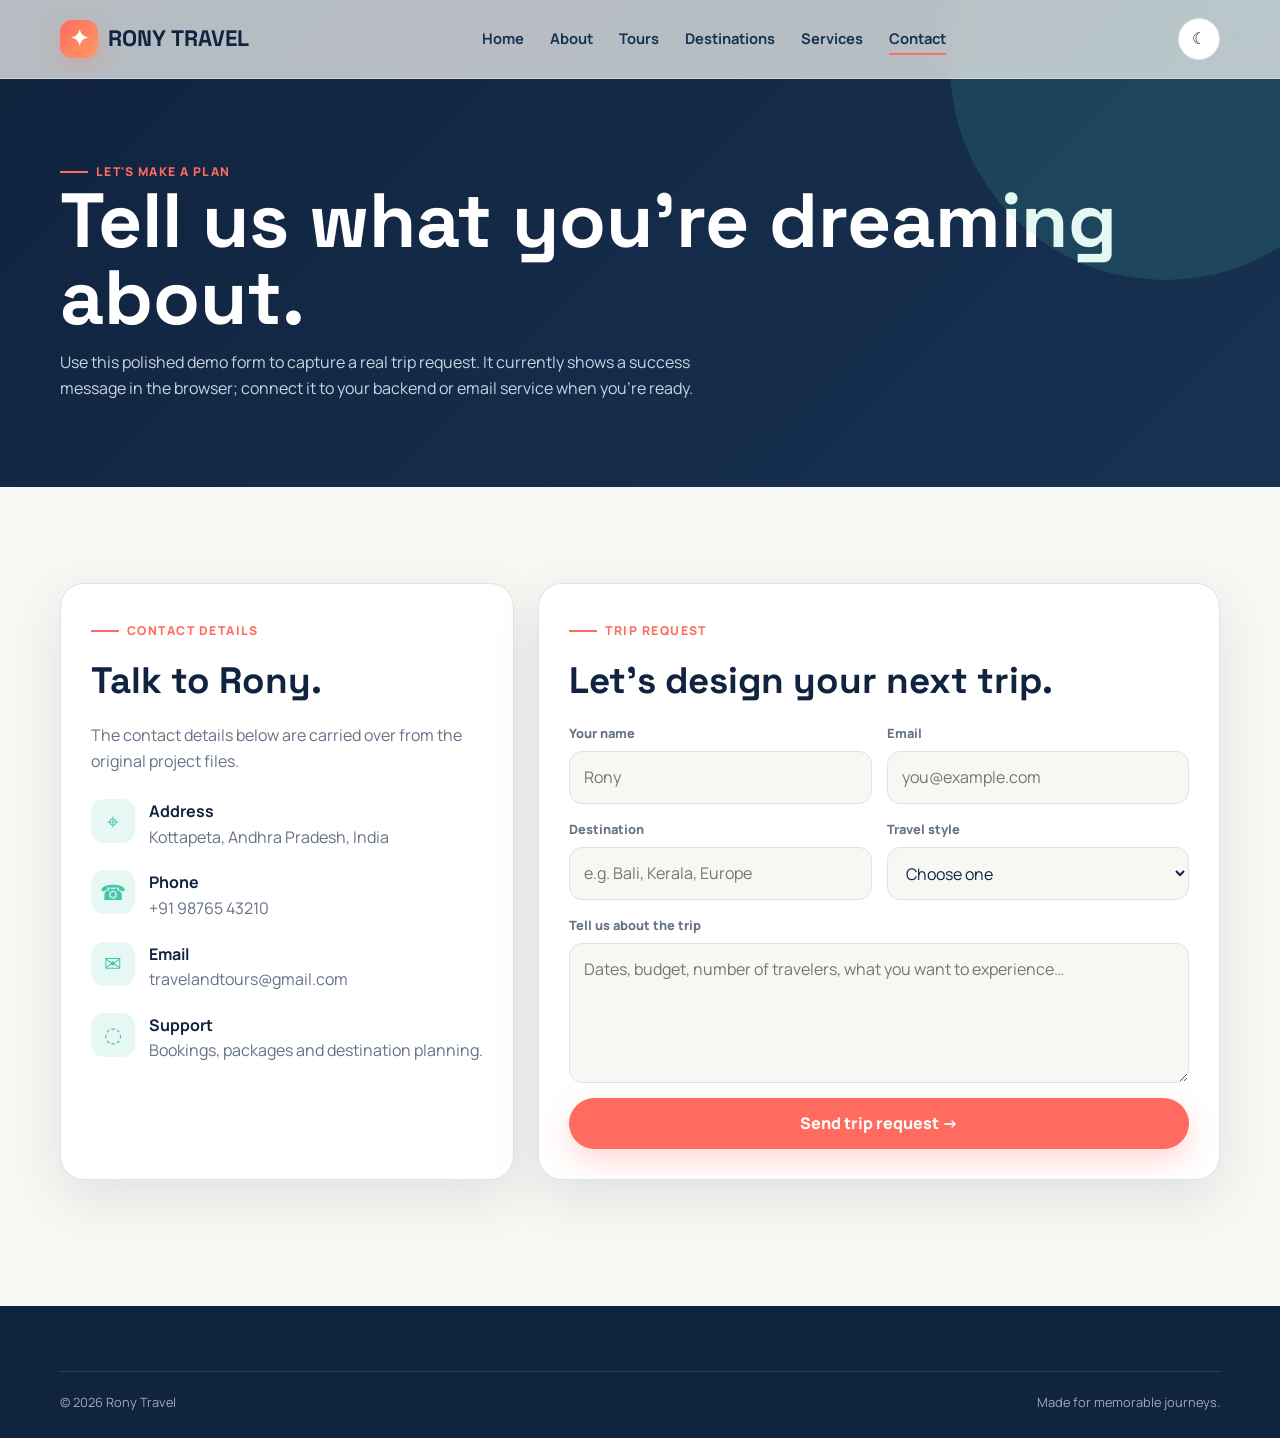
<file: contact.html>
<!doctype html><html lang="en"><head><meta charset="utf-8"><meta name="viewport" content="width=device-width,initial-scale=1"><title>Contact — Rony Travel</title><link rel="icon" href="assets/favicon.svg"><link rel="stylesheet" href="assets/styles.css"></head><body><header class="navbar"><div class="container nav-inner"><a class="brand" href="index.html"><span class="brand-mark">✦</span> RONY TRAVEL</a><nav><ul class="nav-links"><li><a href="index.html">Home</a></li><li><a href="about.html">About</a></li><li><a href="tours.html">Tours</a></li><li><a href="destinations.html">Destinations</a></li><li><a href="services.html">Services</a></li><li><a href="contact.html">Contact</a></li></ul></nav><div class="nav-actions"><button class="icon-btn theme-toggle">☾</button><button class="menu-btn">☰</button></div></div></header><main><section class="page-hero"><div class="container reveal"><span class="eyebrow">Let's make a plan</span><h1>Tell us what you're dreaming about.</h1><p>Use this polished demo form to capture a real trip request. It currently shows a success message in the browser; connect it to your backend or email service when you're ready.</p></div></section><section class="section"><div class="container contact-grid"><div class="card contact-panel reveal"><span class="eyebrow">Contact details</span><h2 style="font-family:'Space Grotesk';font-size:2.3rem;margin:12px 0">Talk to Rony.</h2><p style="color:var(--muted)">The contact details below are carried over from the original project files.</p><div class="contact-list"><div class="contact-row"><div class="feature-icon">⌖</div><div><strong>Address</strong><p style="color:var(--muted)">Kottapeta, Andhra Pradesh, India</p></div></div><div class="contact-row"><div class="feature-icon">☎</div><div><strong>Phone</strong><p style="color:var(--muted)">+91 98765 43210</p></div></div><div class="contact-row"><div class="feature-icon">✉</div><div><strong>Email</strong><p style="color:var(--muted)">travelandtours@gmail.com</p></div></div><div class="contact-row"><div class="feature-icon">◌</div><div><strong>Support</strong><p style="color:var(--muted)">Bookings, packages and destination planning.</p></div></div></div></div><div class="card contact-panel reveal"><span class="eyebrow">Trip request</span><h2 style="font-family:'Space Grotesk';font-size:2.3rem;margin:12px 0">Let's design your next trip.</h2><form data-demo-form><div class="form-grid"><div class="field"><label>Your name</label><input required placeholder="Rony"></div><div class="field"><label>Email</label><input required type="email" placeholder="you@example.com"></div><div class="field"><label>Destination</label><input placeholder="e.g. Bali, Kerala, Europe"></div><div class="field"><label>Travel style</label><select><option>Choose one</option><option>Beach</option><option>Adventure</option><option>Family</option><option>Honeymoon</option><option>International</option></select></div><div class="field full"><label>Tell us about the trip</label><textarea placeholder="Dates, budget, number of travelers, what you want to experience…"></textarea></div><div class="field full"><button class="btn btn-primary" type="submit">Send trip request →</button></div></div></form></div></div></section></main><footer class="footer"><div class="container copyright" style="margin-top:0"><span>© 2026 Rony Travel</span><span>Made for memorable journeys.</span></div></footer><div class="toast"></div><script src="assets/script.js"></script></body></html>
</file>
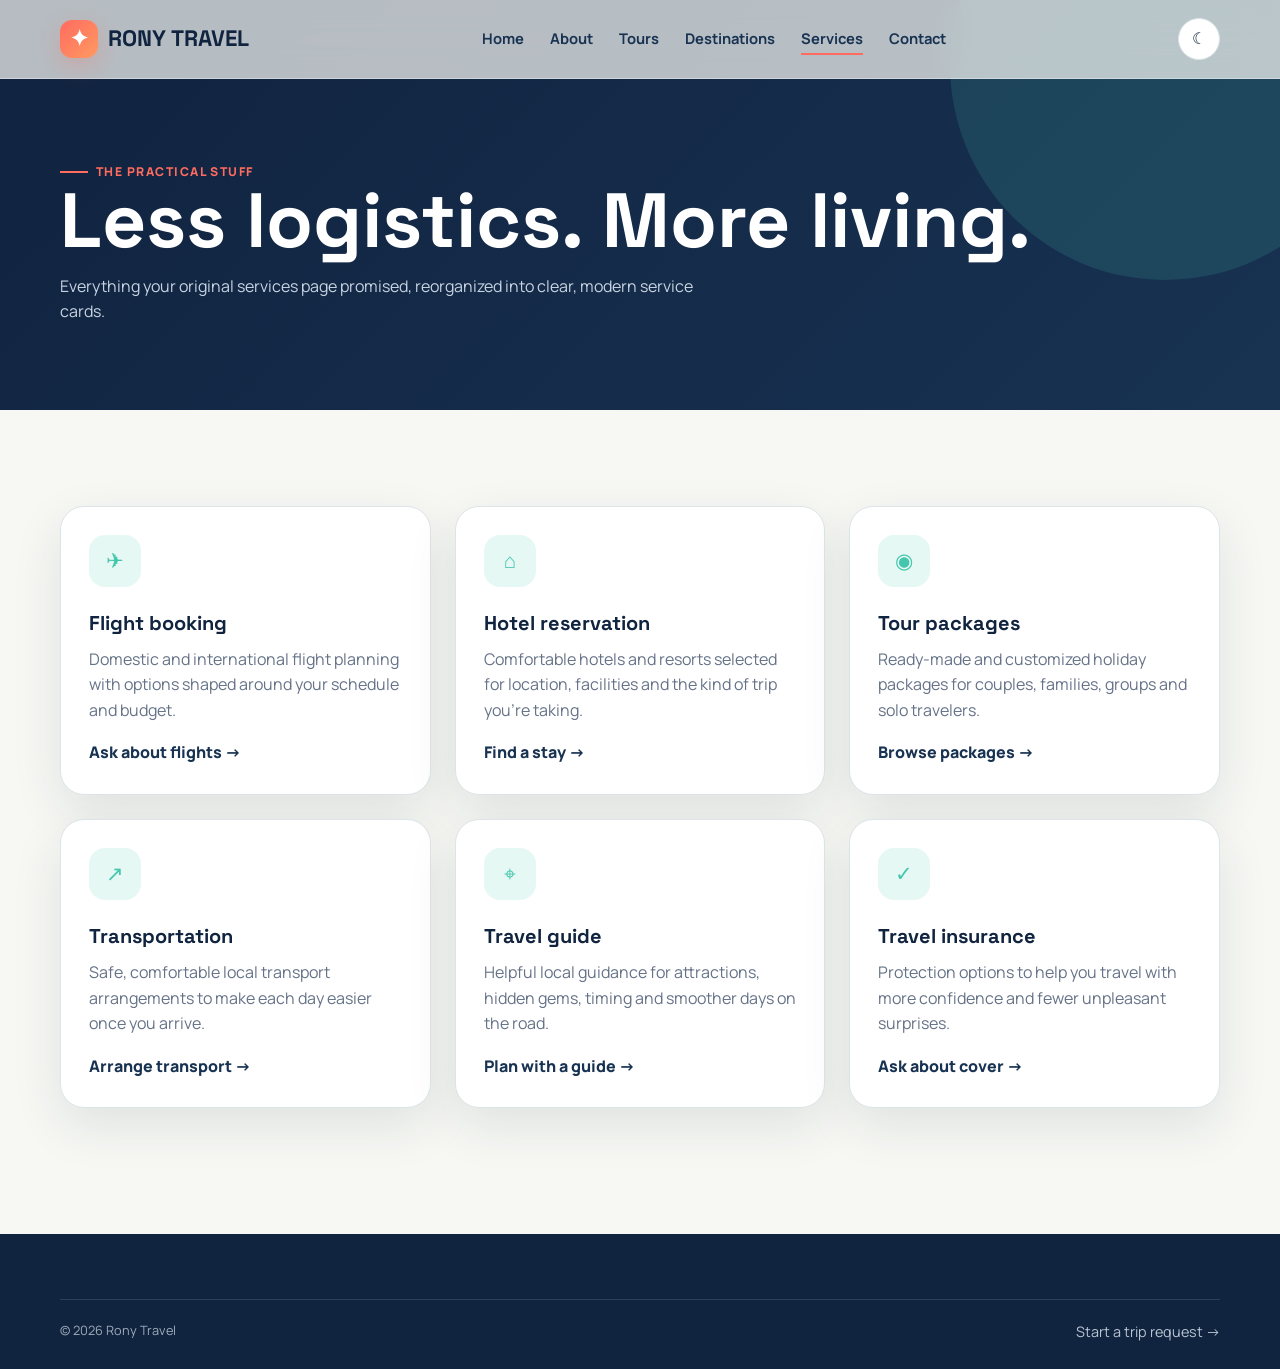
<file: services.html>
<!doctype html><html lang="en"><head><meta charset="utf-8"><meta name="viewport" content="width=device-width,initial-scale=1"><title>Services — Rony Travel</title><link rel="icon" href="assets/favicon.svg"><link rel="stylesheet" href="assets/styles.css"></head><body><header class="navbar"><div class="container nav-inner"><a class="brand" href="index.html"><span class="brand-mark">✦</span> RONY TRAVEL</a><nav><ul class="nav-links"><li><a href="index.html">Home</a></li><li><a href="about.html">About</a></li><li><a href="tours.html">Tours</a></li><li><a href="destinations.html">Destinations</a></li><li><a href="services.html">Services</a></li><li><a href="contact.html">Contact</a></li></ul></nav><div class="nav-actions"><button class="icon-btn theme-toggle">☾</button><button class="menu-btn">☰</button></div></div></header><main><section class="page-hero"><div class="container reveal"><span class="eyebrow">The practical stuff</span><h1>Less logistics. More living.</h1><p>Everything your original services page promised, reorganized into clear, modern service cards.</p></div></section><section class="section"><div class="container"><div class="grid-3"><article class="card feature-card reveal"><div class="feature-icon">✈</div><h3>Flight booking</h3><p>Domestic and international flight planning with options shaped around your schedule and budget.</p><a class="card-link" href="contact.html">Ask about flights →</a></article><article class="card feature-card reveal"><div class="feature-icon">⌂</div><h3>Hotel reservation</h3><p>Comfortable hotels and resorts selected for location, facilities and the kind of trip you're taking.</p><a class="card-link" href="contact.html">Find a stay →</a></article><article class="card feature-card reveal"><div class="feature-icon">◉</div><h3>Tour packages</h3><p>Ready-made and customized holiday packages for couples, families, groups and solo travelers.</p><a class="card-link" href="tours.html">Browse packages →</a></article><article class="card feature-card reveal"><div class="feature-icon">↗</div><h3>Transportation</h3><p>Safe, comfortable local transport arrangements to make each day easier once you arrive.</p><a class="card-link" href="contact.html">Arrange transport →</a></article><article class="card feature-card reveal"><div class="feature-icon">⌖</div><h3>Travel guide</h3><p>Helpful local guidance for attractions, hidden gems, timing and smoother days on the road.</p><a class="card-link" href="contact.html">Plan with a guide →</a></article><article class="card feature-card reveal"><div class="feature-icon">✓</div><h3>Travel insurance</h3><p>Protection options to help you travel with more confidence and fewer unpleasant surprises.</p><a class="card-link" href="contact.html">Ask about cover →</a></article></div></div></section></main><footer class="footer"><div class="container copyright" style="margin-top:0"><span>© 2026 Rony Travel</span><a href="contact.html">Start a trip request →</a></div></footer><script src="assets/script.js"></script></body></html>
</file>
<file: assets/styles.css>
@import url('https://fonts.googleapis.com/css2?family=Manrope:wght@400;500;600;700;800&family=Space+Grotesk:wght@400;500;600;700&display=swap');

:root{
  --ink:#10233f; --ink-2:#183252; --paper:#f7f8f4; --card:#ffffff;
  --accent:#ff6b5f; --accent-2:#ff9a62; --mint:#43c6ac; --line:#dce4e8;
  --muted:#657287; --shadow:0 18px 50px rgba(16,35,63,.10); --radius:24px;
}
[data-theme="dark"]{--ink:#f5f8ff;--ink-2:#dce8f7;--paper:#0c1727;--card:#12233a;--line:#263a53;--muted:#a7b6c8;--shadow:0 18px 50px rgba(0,0,0,.28)}
*{box-sizing:border-box;margin:0;padding:0}
html{scroll-behavior:smooth}
body{font-family:'Manrope',sans-serif;background:var(--paper);color:var(--ink);line-height:1.6;overflow-x:hidden}
a{color:inherit;text-decoration:none}img{display:block;max-width:100%}button,input,textarea,select{font:inherit}
.container{width:min(1160px,92%);margin:auto}.section{padding:96px 0}.eyebrow{display:inline-flex;align-items:center;gap:8px;color:var(--accent);font-weight:800;letter-spacing:.12em;text-transform:uppercase;font-size:.76rem}.eyebrow:before{content:'';width:28px;height:2px;background:var(--accent);display:block}.section-head{max-width:720px;margin-bottom:48px}.section-head h2{font-family:'Space Grotesk';font-size:clamp(2rem,4vw,3.5rem);line-height:1.05;margin:12px 0 16px}.section-head p{color:var(--muted);font-size:1.05rem}

.navbar{position:fixed;inset:0 0 auto;z-index:1000;background:rgba(247,248,244,.72);backdrop-filter:blur(18px);border-bottom:1px solid rgba(220,228,232,.65)}
[data-theme="dark"] .navbar{background:rgba(12,23,39,.72)}
.nav-inner{height:78px;display:flex;align-items:center;justify-content:space-between;gap:24px}.brand{font-family:'Space Grotesk';font-weight:700;font-size:1.4rem;display:flex;align-items:center;gap:10px}.brand-mark{width:38px;height:38px;border-radius:12px;background:linear-gradient(135deg,var(--accent),var(--accent-2));display:grid;place-items:center;color:white;box-shadow:0 8px 22px rgba(255,107,95,.25)}
.nav-links{display:flex;gap:26px;list-style:none;align-items:center}.nav-links a{font-weight:700;font-size:.92rem;color:var(--ink-2);position:relative}.nav-links a:after{content:'';position:absolute;left:0;right:100%;bottom:-7px;height:2px;background:var(--accent);transition:.3s}.nav-links a:hover:after,.nav-links a.active:after{right:0}.nav-actions{display:flex;gap:10px;align-items:center}.icon-btn,.menu-btn{border:1px solid var(--line);background:var(--card);color:var(--ink);width:42px;height:42px;border-radius:50%;display:grid;place-items:center;cursor:pointer}.menu-btn{display:none;border-radius:12px}

.hero{min-height:92vh;padding-top:78px;display:grid;place-items:center;position:relative;overflow:hidden}.hero-media{position:absolute;inset:78px 0 0;background:linear-gradient(90deg,rgba(8,20,38,.88),rgba(8,20,38,.38) 55%,rgba(8,20,38,.15)),url('../assets/rony-traveler.jpg') center/cover}.hero-media:after{content:'';position:absolute;inset:0;background:radial-gradient(circle at 70% 30%,rgba(67,198,172,.22),transparent 30%)}.hero-content{position:relative;z-index:2;color:white;padding:90px 0;max-width:900px}.hero h1{font-family:'Space Grotesk';font-size:clamp(3.3rem,8vw,7rem);line-height:.92;letter-spacing:-.06em;max-width:850px}.hero h1 span{color:#ffd0a7}.hero p{font-size:1.15rem;max-width:650px;margin:26px 0 32px;color:#eaf0f5}.hero-actions{display:flex;gap:14px;flex-wrap:wrap}.btn{display:inline-flex;align-items:center;justify-content:center;gap:9px;border:0;border-radius:999px;padding:13px 20px;font-weight:800;cursor:pointer;transition:.25s}.btn-primary{background:var(--accent);color:white;box-shadow:0 12px 30px rgba(255,107,95,.25)}.btn-primary:hover{transform:translateY(-2px);background:#ff5a4e}.btn-light{background:rgba(255,255,255,.12);color:white;border:1px solid rgba(255,255,255,.35);backdrop-filter:blur(10px)}.btn-light:hover{background:rgba(255,255,255,.2)}.hero-badges{display:flex;gap:28px;flex-wrap:wrap;margin-top:48px}.hero-badge strong{display:block;font-family:'Space Grotesk';font-size:1.35rem}.hero-badge span{color:#cbd7e2;font-size:.85rem}

.ticker{background:var(--ink);color:white;padding:13px 0;overflow:hidden}.ticker-track{display:flex;gap:42px;white-space:nowrap;animation:scroll 28s linear infinite;font-weight:700;font-size:.86rem;letter-spacing:.04em}.ticker-track span{display:inline-flex;align-items:center;gap:14px}.ticker-track i{color:var(--accent)}@keyframes scroll{to{transform:translateX(-50%)}}

.grid-3{display:grid;grid-template-columns:repeat(3,1fr);gap:24px}.grid-4{display:grid;grid-template-columns:repeat(4,1fr);gap:20px}.card{background:var(--card);border:1px solid var(--line);border-radius:var(--radius);box-shadow:var(--shadow);overflow:hidden}.feature-card{padding:28px;transition:.3s}.feature-card:hover,.tour-card:hover,.dest-card:hover{transform:translateY(-7px)}.feature-icon{width:52px;height:52px;border-radius:16px;background:rgba(67,198,172,.13);color:var(--mint);display:grid;place-items:center;font-size:1.3rem;margin-bottom:20px}.feature-card h3{font-family:'Space Grotesk';font-size:1.25rem;margin-bottom:8px}.feature-card p{color:var(--muted)}

.tour-card,.dest-card{transition:.3s}.media{height:230px;position:relative;overflow:hidden}.media img{width:100%;height:100%;object-fit:cover;transition:.5s}.tour-card:hover .media img,.dest-card:hover .media img{transform:scale(1.06)}.tag{position:absolute;top:15px;left:15px;background:rgba(255,255,255,.9);color:var(--ink);padding:7px 11px;border-radius:999px;font-weight:800;font-size:.72rem}.tour-body,.dest-body{padding:22px}.tour-body h3,.dest-body h3{font-family:'Space Grotesk';font-size:1.4rem}.tour-body p,.dest-body p{color:var(--muted);margin:8px 0 15px;font-size:.92rem}.tour-meta{display:flex;justify-content:space-between;color:var(--muted);font-size:.8rem;border-top:1px solid var(--line);padding-top:14px}.price{font-weight:800;color:var(--accent);font-size:1.1rem}.card-link{display:inline-flex;align-items:center;gap:7px;margin-top:17px;font-weight:800;color:var(--ink-2)}

.split{display:grid;grid-template-columns:1fr 1fr;gap:70px;align-items:center}.split-media{position:relative}.split-media img{border-radius:30px;width:100%;min-height:480px;object-fit:cover;box-shadow:var(--shadow)}.float-note{position:absolute;right:-20px;bottom:25px;background:var(--card);border:1px solid var(--line);padding:18px;border-radius:18px;box-shadow:var(--shadow);max-width:220px}.float-note strong{font-family:'Space Grotesk';font-size:1.4rem}.list{list-style:none;display:grid;gap:14px;margin:24px 0}.list li{display:flex;gap:12px;align-items:flex-start}.check{width:26px;height:26px;border-radius:50%;background:rgba(67,198,172,.14);color:var(--mint);display:grid;place-items:center;flex:none;font-size:.75rem}

.stats{display:grid;grid-template-columns:repeat(4,1fr);gap:1px;background:var(--line);border:1px solid var(--line);border-radius:24px;overflow:hidden}.stat{background:var(--card);padding:28px;text-align:center}.stat strong{font-family:'Space Grotesk';font-size:2.2rem;display:block}.stat span{color:var(--muted);font-size:.85rem}

.page-hero{padding:155px 0 85px;background:linear-gradient(135deg,#10233f,#183252);color:white;position:relative;overflow:hidden}.page-hero:after{content:'';position:absolute;width:430px;height:430px;border-radius:50%;background:rgba(67,198,172,.15);right:-100px;top:-150px}.page-hero h1{font-family:'Space Grotesk';font-size:clamp(2.8rem,6vw,5rem);line-height:1}.page-hero p{max-width:650px;color:#c8d4e2;margin-top:15px}

.filters{display:flex;gap:10px;flex-wrap:wrap;margin-bottom:34px}.filter{border:1px solid var(--line);background:var(--card);color:var(--ink);padding:10px 16px;border-radius:999px;cursor:pointer;font-weight:800}.filter.active,.filter:hover{background:var(--ink);color:white;border-color:var(--ink)}.search{display:flex;align-items:center;gap:10px;background:var(--card);border:1px solid var(--line);padding:11px 15px;border-radius:999px;margin-left:auto;max-width:280px}.search input{border:0;outline:0;background:transparent;color:var(--ink);width:100%}.filter-row{display:flex;gap:14px;align-items:center;flex-wrap:wrap}

.timeline{position:relative;display:grid;gap:26px}.timeline:before{content:'';position:absolute;left:20px;top:0;bottom:0;width:2px;background:var(--line)}.timeline-item{position:relative;padding-left:65px}.timeline-item:before{content:'';position:absolute;left:11px;top:8px;width:20px;height:20px;border-radius:50%;background:var(--accent);border:5px solid var(--paper)}.timeline-item h3{font-family:'Space Grotesk';font-size:1.35rem}.timeline-item p{color:var(--muted);max-width:700px}

.faq{display:grid;gap:12px;max-width:850px}.faq-item{background:var(--card);border:1px solid var(--line);border-radius:18px;overflow:hidden}.faq-q{padding:20px;display:flex;justify-content:space-between;align-items:center;cursor:pointer;font-weight:800}.faq-a{max-height:0;overflow:hidden;transition:.3s;padding:0 20px;color:var(--muted)}.faq-item.open .faq-a{max-height:180px;padding:0 20px 20px}.faq-item.open .faq-q i{transform:rotate(45deg)}.faq-q i{transition:.3s}

.contact-grid{display:grid;grid-template-columns:.8fr 1.2fr;gap:24px}.contact-panel{padding:30px}.contact-list{display:grid;gap:20px;margin-top:25px}.contact-row{display:flex;gap:14px}.contact-row .feature-icon{margin:0;width:44px;height:44px;border-radius:13px}.form-grid{display:grid;grid-template-columns:1fr 1fr;gap:15px}.field{display:grid;gap:7px}.field.full{grid-column:1/-1}.field label{font-size:.8rem;font-weight:800;color:var(--muted)}.field input,.field textarea,.field select{width:100%;border:1px solid var(--line);background:var(--paper);color:var(--ink);padding:13px 14px;border-radius:13px;outline:0}.field textarea{min-height:140px;resize:vertical}.field input:focus,.field textarea:focus,.field select:focus{border-color:var(--accent)}

.footer{background:var(--ink);color:white;padding:65px 0 25px;margin-top:30px}.footer-grid{display:grid;grid-template-columns:1.4fr 1fr 1fr 1fr;gap:35px}.footer h3{font-family:'Space Grotesk';margin-bottom:15px}.footer p,.footer a{color:#b9c5d3;font-size:.9rem}.footer-links{list-style:none;display:grid;gap:8px}.copyright{border-top:1px solid rgba(255,255,255,.12);margin-top:40px;padding-top:20px;color:#9eabb9;font-size:.8rem;display:flex;justify-content:space-between;gap:20px}

.reveal{opacity:0;transform:translateY(24px);transition:.7s ease}.reveal.show{opacity:1;transform:none}.toast{position:fixed;right:22px;bottom:22px;z-index:3000;background:var(--ink);color:white;padding:14px 18px;border-radius:14px;box-shadow:var(--shadow);transform:translateY(20px);opacity:0;pointer-events:none;transition:.3s}.toast.show{opacity:1;transform:none}.modal{position:fixed;inset:0;background:rgba(7,15,25,.65);backdrop-filter:blur(8px);display:none;place-items:center;z-index:2000;padding:20px}.modal.show{display:grid}.modal-card{width:min(560px,100%);background:var(--card);color:var(--ink);border-radius:24px;padding:30px;position:relative}.modal-close{position:absolute;right:18px;top:18px}.modal-card h2{font-family:'Space Grotesk';margin-bottom:8px}.modal-card p{color:var(--muted);margin-bottom:22px}

@media(max-width:950px){.nav-links{position:fixed;top:78px;left:4%;right:4%;background:var(--card);border:1px solid var(--line);border-radius:20px;padding:18px;display:none;flex-direction:column;align-items:flex-start;box-shadow:var(--shadow)}.nav-links.open{display:flex}.menu-btn{display:grid}.grid-3{grid-template-columns:1fr 1fr}.grid-4{grid-template-columns:1fr 1fr}.split,.contact-grid{grid-template-columns:1fr}.footer-grid{grid-template-columns:1fr 1fr}.stats{grid-template-columns:1fr 1fr}}
@media(max-width:650px){.section{padding:70px 0}.hero{min-height:86vh}.hero-content{padding:65px 0}.hero h1{font-size:3.2rem}.hero-badges{gap:18px}.grid-3,.grid-4,.form-grid{grid-template-columns:1fr}.field.full{grid-column:auto}.stats{grid-template-columns:1fr 1fr}.split-media img{min-height:350px}.float-note{right:10px}.footer-grid{grid-template-columns:1fr}.copyright{flex-direction:column}.page-hero{padding:130px 0 70px}.search{margin-left:0;width:100%;max-width:none}}
@media(prefers-reduced-motion:reduce){*,*::before,*::after{scroll-behavior:auto!important;animation:none!important;transition:none!important}}
</file>
